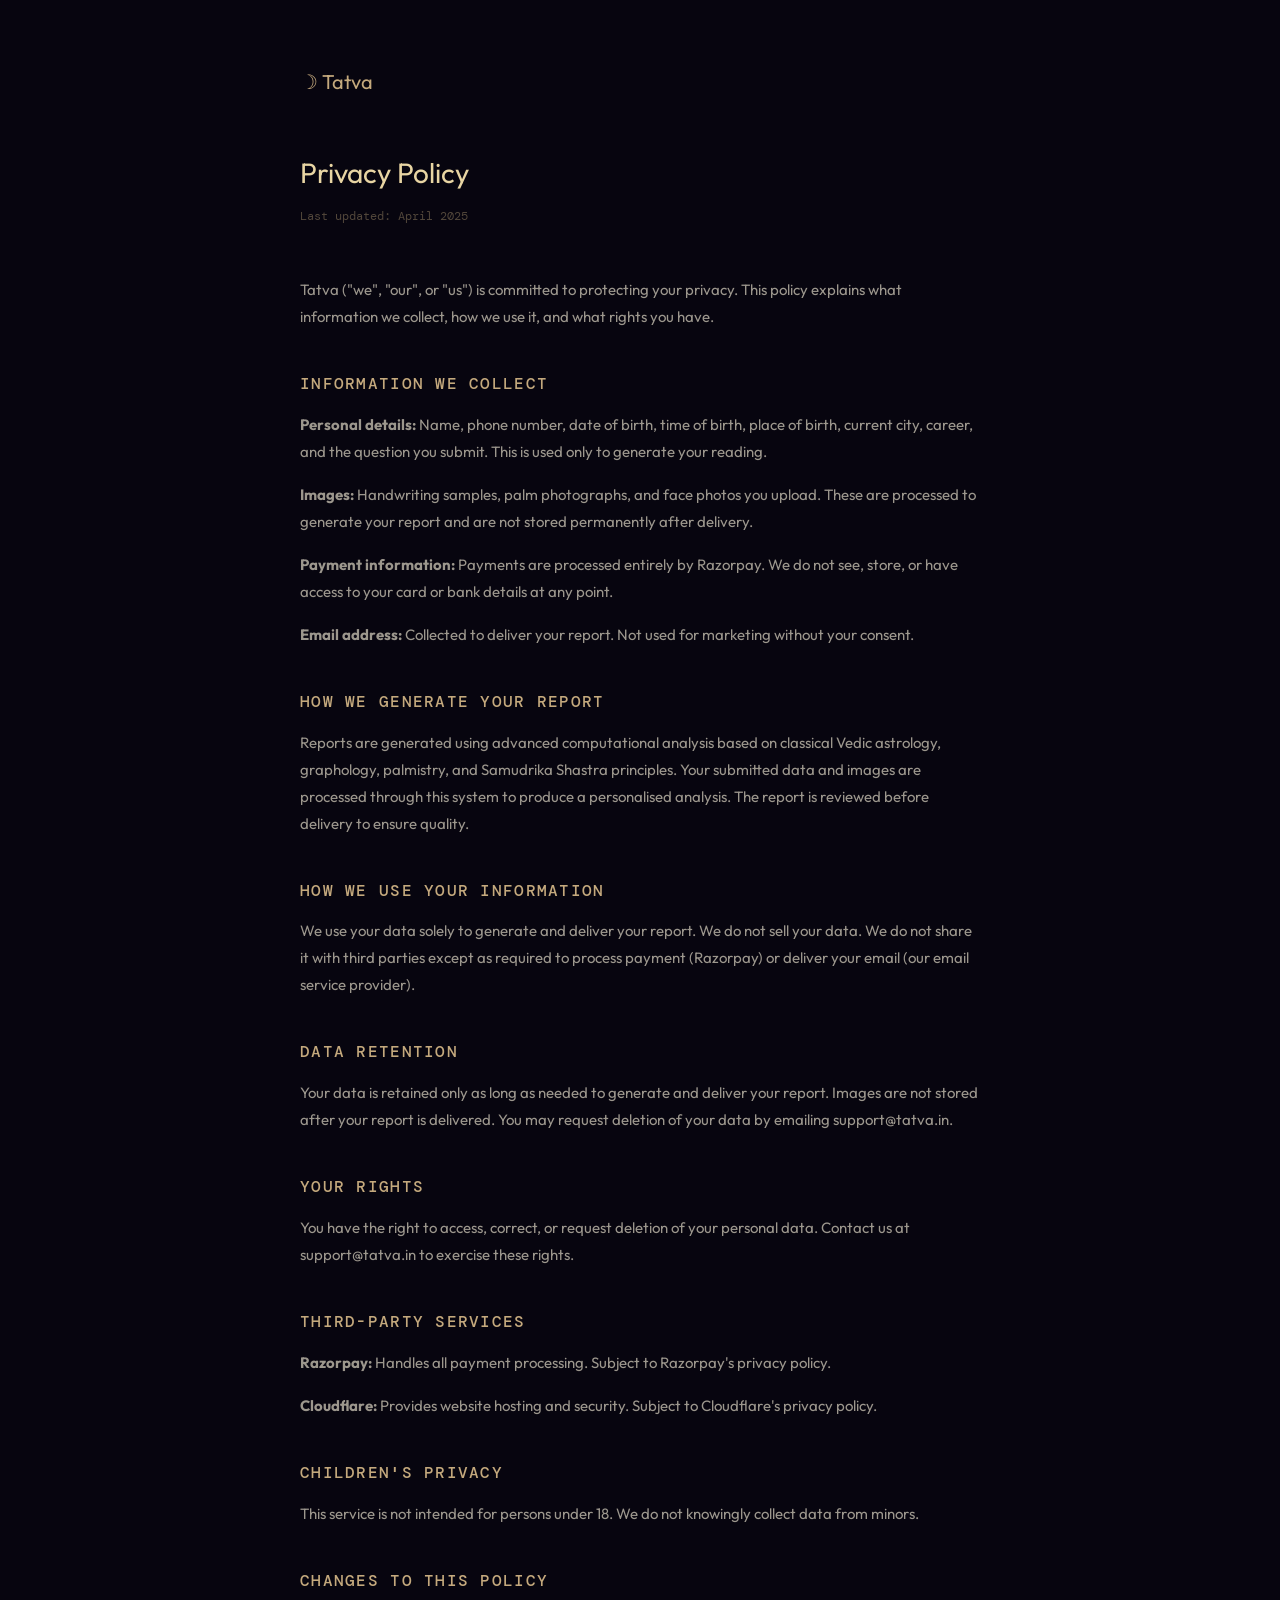
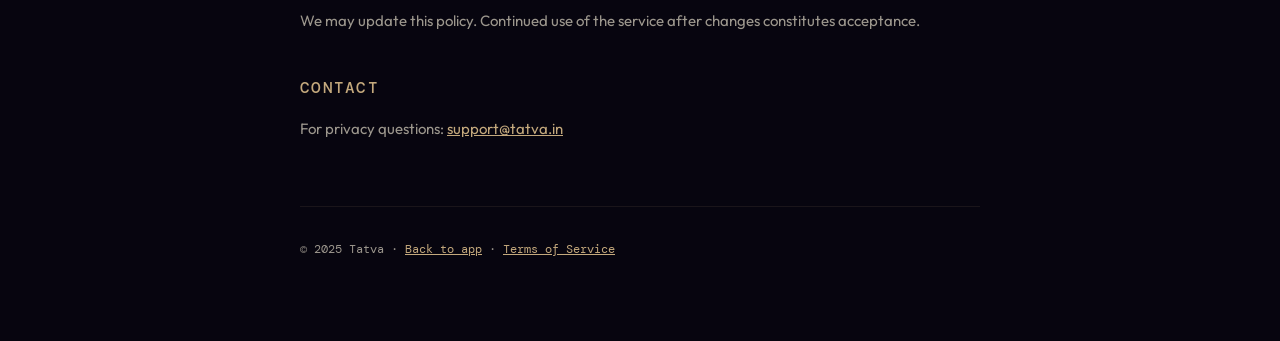
<file: privacy.html>
<!DOCTYPE html>
<html lang="en">
<head>
<meta charset="UTF-8" />
<meta name="viewport" content="width=device-width, initial-scale=1.0" />
<title>Privacy Policy — Tatva</title>
<link href="https://fonts.googleapis.com/css2?family=Outfit:wght@300;400;500&family=DM+Mono:wght@300;400&display=swap" rel="stylesheet" />
<style>
*, *::before, *::after { box-sizing: border-box; margin: 0; padding: 0; }
body { font-family: 'Outfit', sans-serif; background: #07050f; color: #cfc8b8; min-height: 100vh; font-size: 15px; line-height: 1.8; padding: 4rem 2rem; }
.container { max-width: 680px; margin: 0 auto; }
.nav-brand { font-size: 20px; color: #c4a97d; margin-bottom: 3rem; display: block; text-decoration: none; }
h1 { font-size: 28px; color: #e8d5a3; font-weight: 400; margin-bottom: 0.5rem; }
.date { font-size: 12px; font-family: 'DM Mono', monospace; color: rgba(196,169,125,0.4); margin-bottom: 3rem; }
h2 { font-size: 16px; color: #c4a97d; font-weight: 500; margin: 2.5rem 0 0.75rem; font-family: 'DM Mono', monospace; text-transform: uppercase; letter-spacing: 0.08em; }
p { color: rgba(207,200,184,0.75); margin-bottom: 1rem; }
a { color: #c4a97d; }
.footer { margin-top: 4rem; padding-top: 2rem; border-top: 0.5px solid rgba(196,169,125,0.1); font-size: 12px; font-family: 'DM Mono', monospace; color: rgba(196,169,125,0.3); }
</style>
</head>
<body>
<div class="container">
  <a href="/" class="nav-brand">☽ Tatva</a>

  <h1>Privacy Policy</h1>
  <p class="date">Last updated: April 2025</p>

  <p>Tatva ("we", "our", or "us") is committed to protecting your privacy. This policy explains what information we collect, how we use it, and what rights you have.</p>

  <h2>Information We Collect</h2>
  <p><strong>Personal details:</strong> Name, phone number, date of birth, time of birth, place of birth, current city, career, and the question you submit. This is used only to generate your reading.</p>
  <p><strong>Images:</strong> Handwriting samples, palm photographs, and face photos you upload. These are processed to generate your report and are not stored permanently after delivery.</p>
  <p><strong>Payment information:</strong> Payments are processed entirely by Razorpay. We do not see, store, or have access to your card or bank details at any point.</p>
  <p><strong>Email address:</strong> Collected to deliver your report. Not used for marketing without your consent.</p>

  <h2>How We Generate Your Report</h2>
  <p>Reports are generated using advanced computational analysis based on classical Vedic astrology, graphology, palmistry, and Samudrika Shastra principles. Your submitted data and images are processed through this system to produce a personalised analysis. The report is reviewed before delivery to ensure quality.</p>

  <h2>How We Use Your Information</h2>
  <p>We use your data solely to generate and deliver your report. We do not sell your data. We do not share it with third parties except as required to process payment (Razorpay) or deliver your email (our email service provider).</p>

  <h2>Data Retention</h2>
  <p>Your data is retained only as long as needed to generate and deliver your report. Images are not stored after your report is delivered. You may request deletion of your data by emailing support@tatva.in.</p>

  <h2>Your Rights</h2>
  <p>You have the right to access, correct, or request deletion of your personal data. Contact us at support@tatva.in to exercise these rights.</p>

  <h2>Third-Party Services</h2>
  <p><strong>Razorpay:</strong> Handles all payment processing. Subject to Razorpay's privacy policy.</p>
  <p><strong>Cloudflare:</strong> Provides website hosting and security. Subject to Cloudflare's privacy policy.</p>

  <h2>Children's Privacy</h2>
  <p>This service is not intended for persons under 18. We do not knowingly collect data from minors.</p>

  <h2>Changes to This Policy</h2>
  <p>We may update this policy. Continued use of the service after changes constitutes acceptance.</p>

  <h2>Contact</h2>
  <p>For privacy questions: <a href="mailto:support@tatva.in">support@tatva.in</a></p>

  <div class="footer">
    <p>© 2025 Tatva · <a href="/">Back to app</a> · <a href="/terms.html">Terms of Service</a></p>
  </div>
</div>
</body>
</html>
</file>
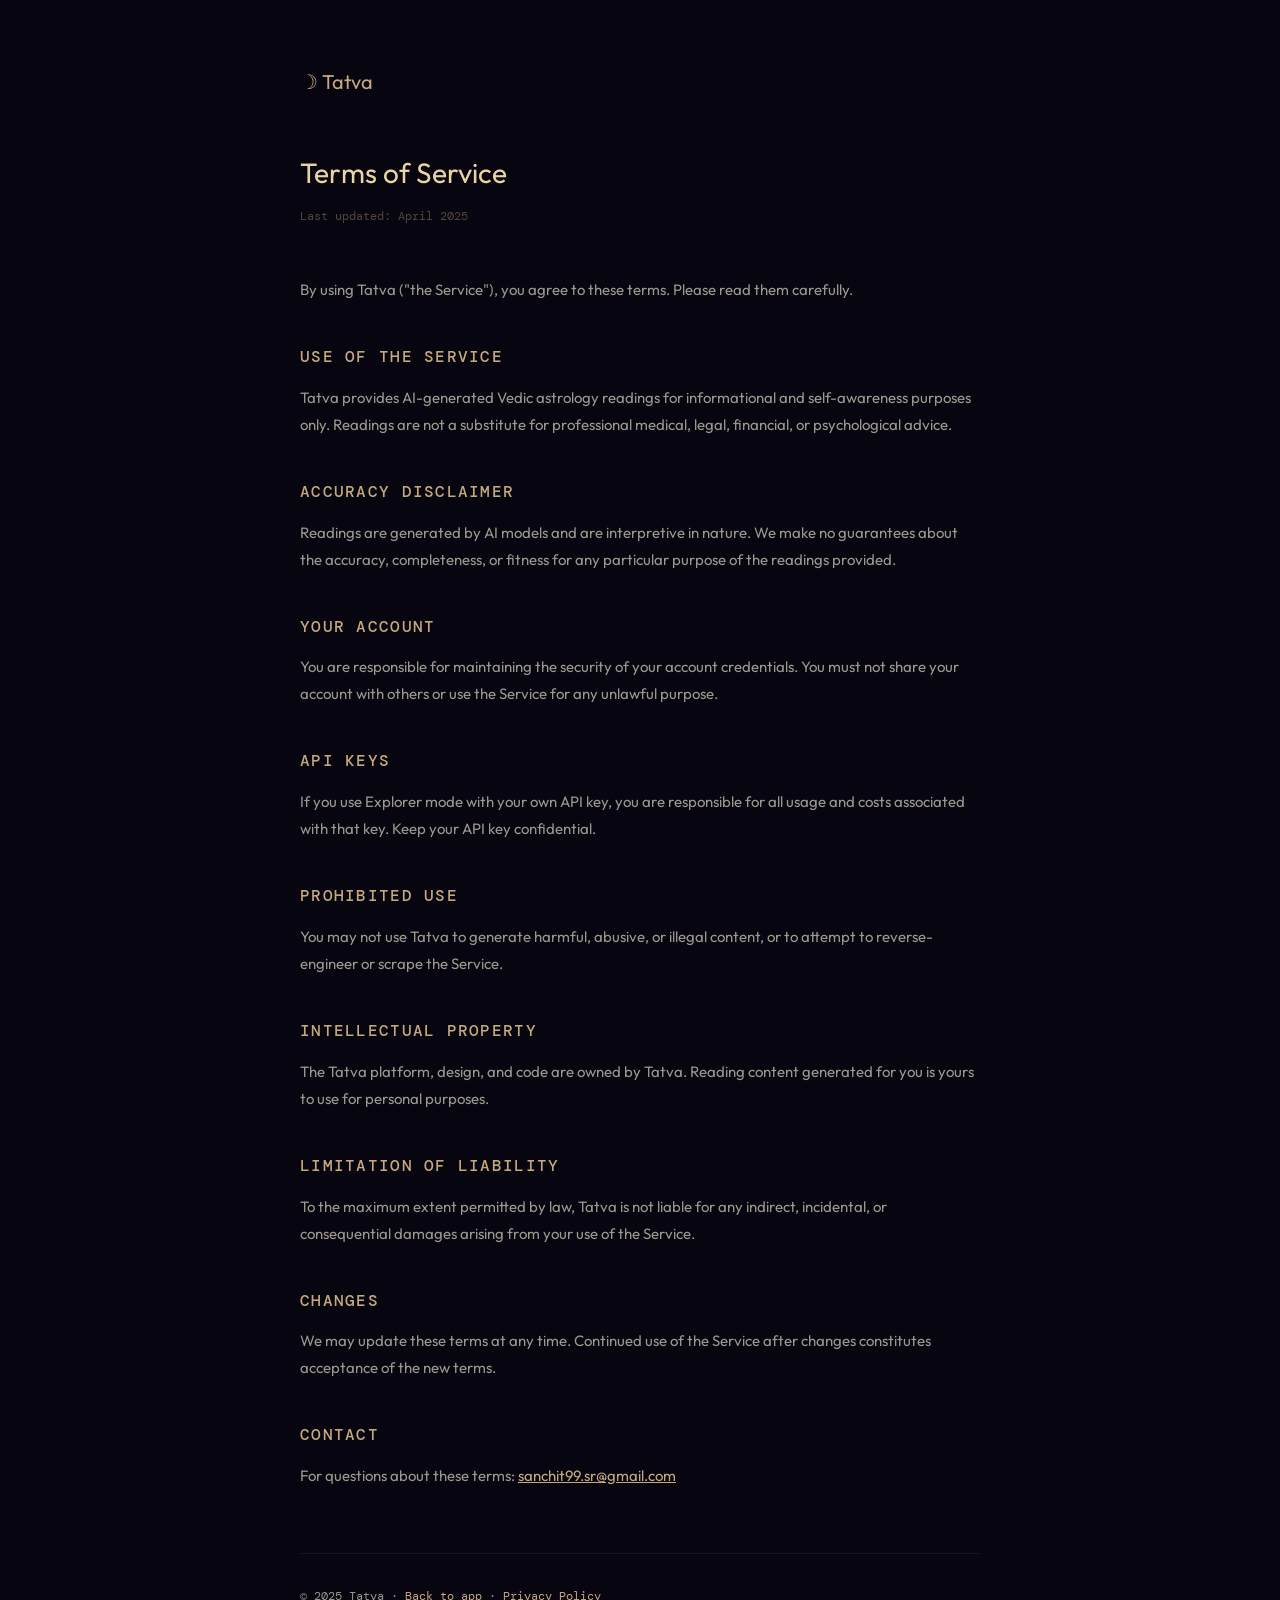
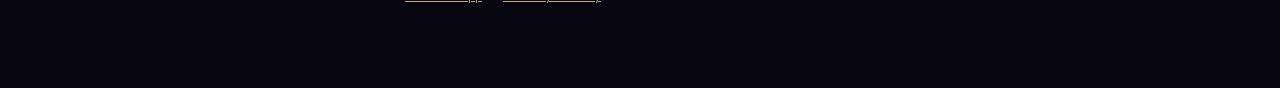
<file: terms.html>
<!DOCTYPE html>
<html lang="en">
<head>
<meta charset="UTF-8" />
<meta name="viewport" content="width=device-width, initial-scale=1.0" />
<title>Terms of Service — Tatva</title>
<link href="https://fonts.googleapis.com/css2?family=Outfit:wght@300;400;500&family=DM+Mono:wght@300;400&display=swap" rel="stylesheet" />
<style>
*, *::before, *::after { box-sizing: border-box; margin: 0; padding: 0; }
body { font-family: 'Outfit', sans-serif; background: #07050f; color: #cfc8b8; min-height: 100vh; font-size: 15px; line-height: 1.8; padding: 4rem 2rem; }
.container { max-width: 680px; margin: 0 auto; }
.nav-brand { font-size: 20px; color: #c4a97d; margin-bottom: 3rem; display: block; text-decoration: none; }
h1 { font-size: 28px; color: #e8d5a3; font-weight: 400; margin-bottom: 0.5rem; }
.date { font-size: 12px; font-family: 'DM Mono', monospace; color: rgba(196,169,125,0.4); margin-bottom: 3rem; }
h2 { font-size: 16px; color: #c4a97d; font-weight: 500; margin: 2.5rem 0 0.75rem; font-family: 'DM Mono', monospace; text-transform: uppercase; letter-spacing: 0.08em; }
p { color: rgba(207,200,184,0.75); margin-bottom: 1rem; }
a { color: #c4a97d; }
.footer { margin-top: 4rem; padding-top: 2rem; border-top: 0.5px solid rgba(196,169,125,0.1); font-size: 12px; font-family: 'DM Mono', monospace; color: rgba(196,169,125,0.3); }
</style>
</head>
<body>
<div class="container">
  <a href="/" class="nav-brand">☽ Tatva</a>

  <h1>Terms of Service</h1>
  <p class="date">Last updated: April 2025</p>

  <p>By using Tatva ("the Service"), you agree to these terms. Please read them carefully.</p>

  <h2>Use of the Service</h2>
  <p>Tatva provides AI-generated Vedic astrology readings for informational and self-awareness purposes only. Readings are not a substitute for professional medical, legal, financial, or psychological advice.</p>

  <h2>Accuracy Disclaimer</h2>
  <p>Readings are generated by AI models and are interpretive in nature. We make no guarantees about the accuracy, completeness, or fitness for any particular purpose of the readings provided.</p>

  <h2>Your Account</h2>
  <p>You are responsible for maintaining the security of your account credentials. You must not share your account with others or use the Service for any unlawful purpose.</p>

  <h2>API Keys</h2>
  <p>If you use Explorer mode with your own API key, you are responsible for all usage and costs associated with that key. Keep your API key confidential.</p>

  <h2>Prohibited Use</h2>
  <p>You may not use Tatva to generate harmful, abusive, or illegal content, or to attempt to reverse-engineer or scrape the Service.</p>

  <h2>Intellectual Property</h2>
  <p>The Tatva platform, design, and code are owned by Tatva. Reading content generated for you is yours to use for personal purposes.</p>

  <h2>Limitation of Liability</h2>
  <p>To the maximum extent permitted by law, Tatva is not liable for any indirect, incidental, or consequential damages arising from your use of the Service.</p>

  <h2>Changes</h2>
  <p>We may update these terms at any time. Continued use of the Service after changes constitutes acceptance of the new terms.</p>

  <h2>Contact</h2>
  <p>For questions about these terms: <a href="mailto:sanchit99.sr@gmail.com">sanchit99.sr@gmail.com</a></p>

  <div class="footer">
    <p>© 2025 Tatva · <a href="/">Back to app</a> · <a href="/privacy.html">Privacy Policy</a></p>
  </div>
</div>
</body>
</html>
</file>
